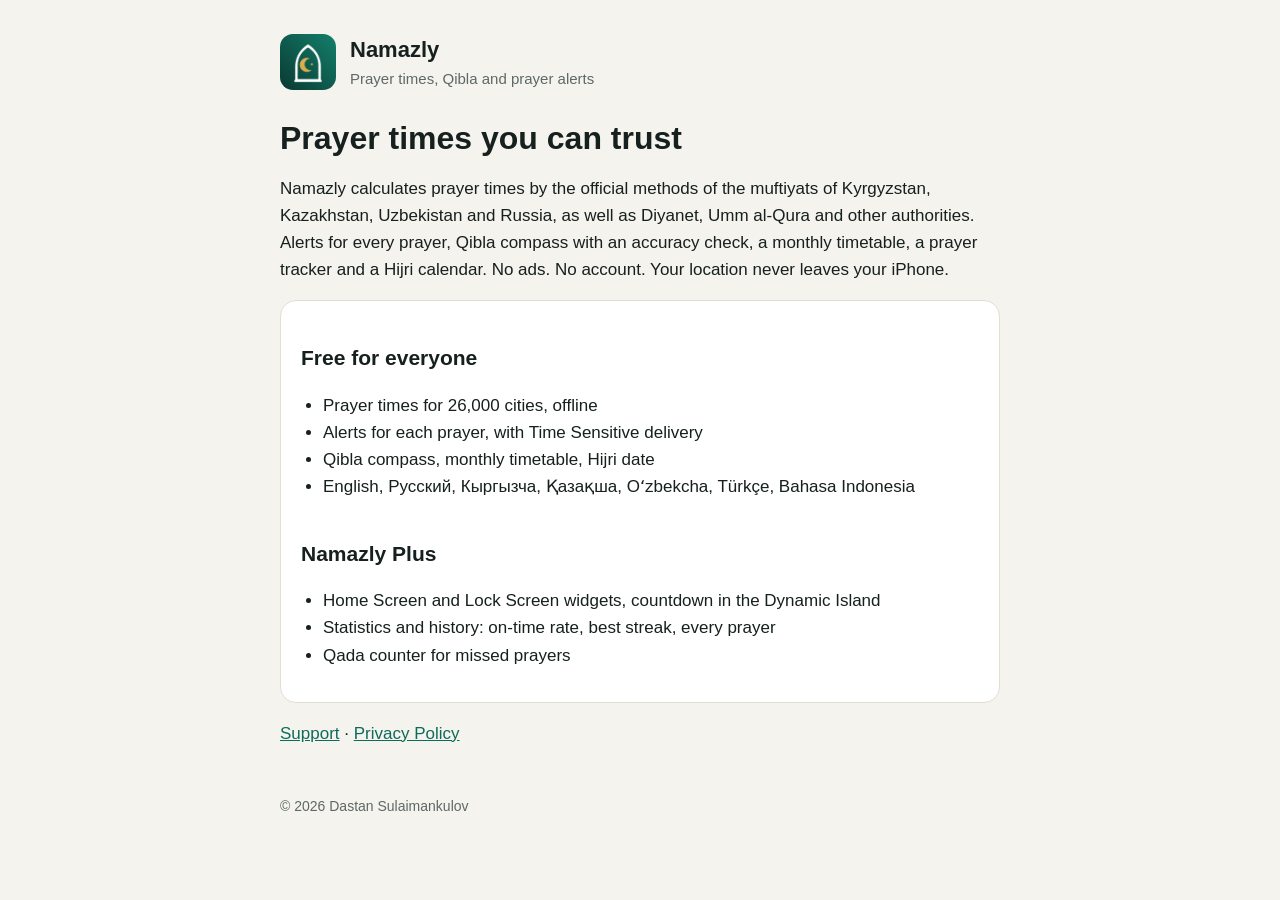
<file: index.html>
<!doctype html>
<html lang="en">
<head>
  <meta charset="utf-8">
  <meta name="viewport" content="width=device-width, initial-scale=1">
  <title>Namazly: Prayer Times & Qibla for iPhone</title>
  <meta name="description" content="Prayer times by the official methods of the muftiyats of Kyrgyzstan, Kazakhstan, Uzbekistan and Russia, plus Diyanet, Umm al-Qura and more. Prayer alerts, Qibla, tracker. No ads, no account.">
  <link rel="icon" href="icon.png">
  <link rel="stylesheet" href="style.css">
</head>
<body>
<main>
  <header class="site">
    <img src="icon.png" alt="Namazly icon">
    <div><strong>Namazly</strong><span>Prayer times, Qibla and prayer alerts</span></div>
  </header>

  <h1>Prayer times you can trust</h1>
  <p>Namazly calculates prayer times by the official methods of the muftiyats of Kyrgyzstan, Kazakhstan, Uzbekistan and Russia, as well as Diyanet, Umm al-Qura and other authorities. Alerts for every prayer, Qibla compass with an accuracy check, a monthly timetable, a prayer tracker and a Hijri calendar. No ads. No account. Your location never leaves your iPhone.</p>

  <div class="card">
    <h2>Free for everyone</h2>
    <ul>
      <li>Prayer times for 26,000 cities, offline</li>
      <li>Alerts for each prayer, with Time Sensitive delivery</li>
      <li>Qibla compass, monthly timetable, Hijri date</li>
      <li>English, Русский, Кыргызча, Қазақша, Oʻzbekcha, Türkçe, Bahasa Indonesia</li>
    </ul>
    <h2>Namazly Plus</h2>
    <ul>
      <li>Home Screen and Lock Screen widgets, countdown in the Dynamic Island</li>
      <li>Statistics and history: on-time rate, best streak, every prayer</li>
      <li>Qada counter for missed prayers</li>
    </ul>
  </div>

  <p><a href="support.html">Support</a> · <a href="privacy.html">Privacy Policy</a></p>

  <footer>© 2026 Dastan Sulaimankulov</footer>
</main>
</body>
</html>
</file>
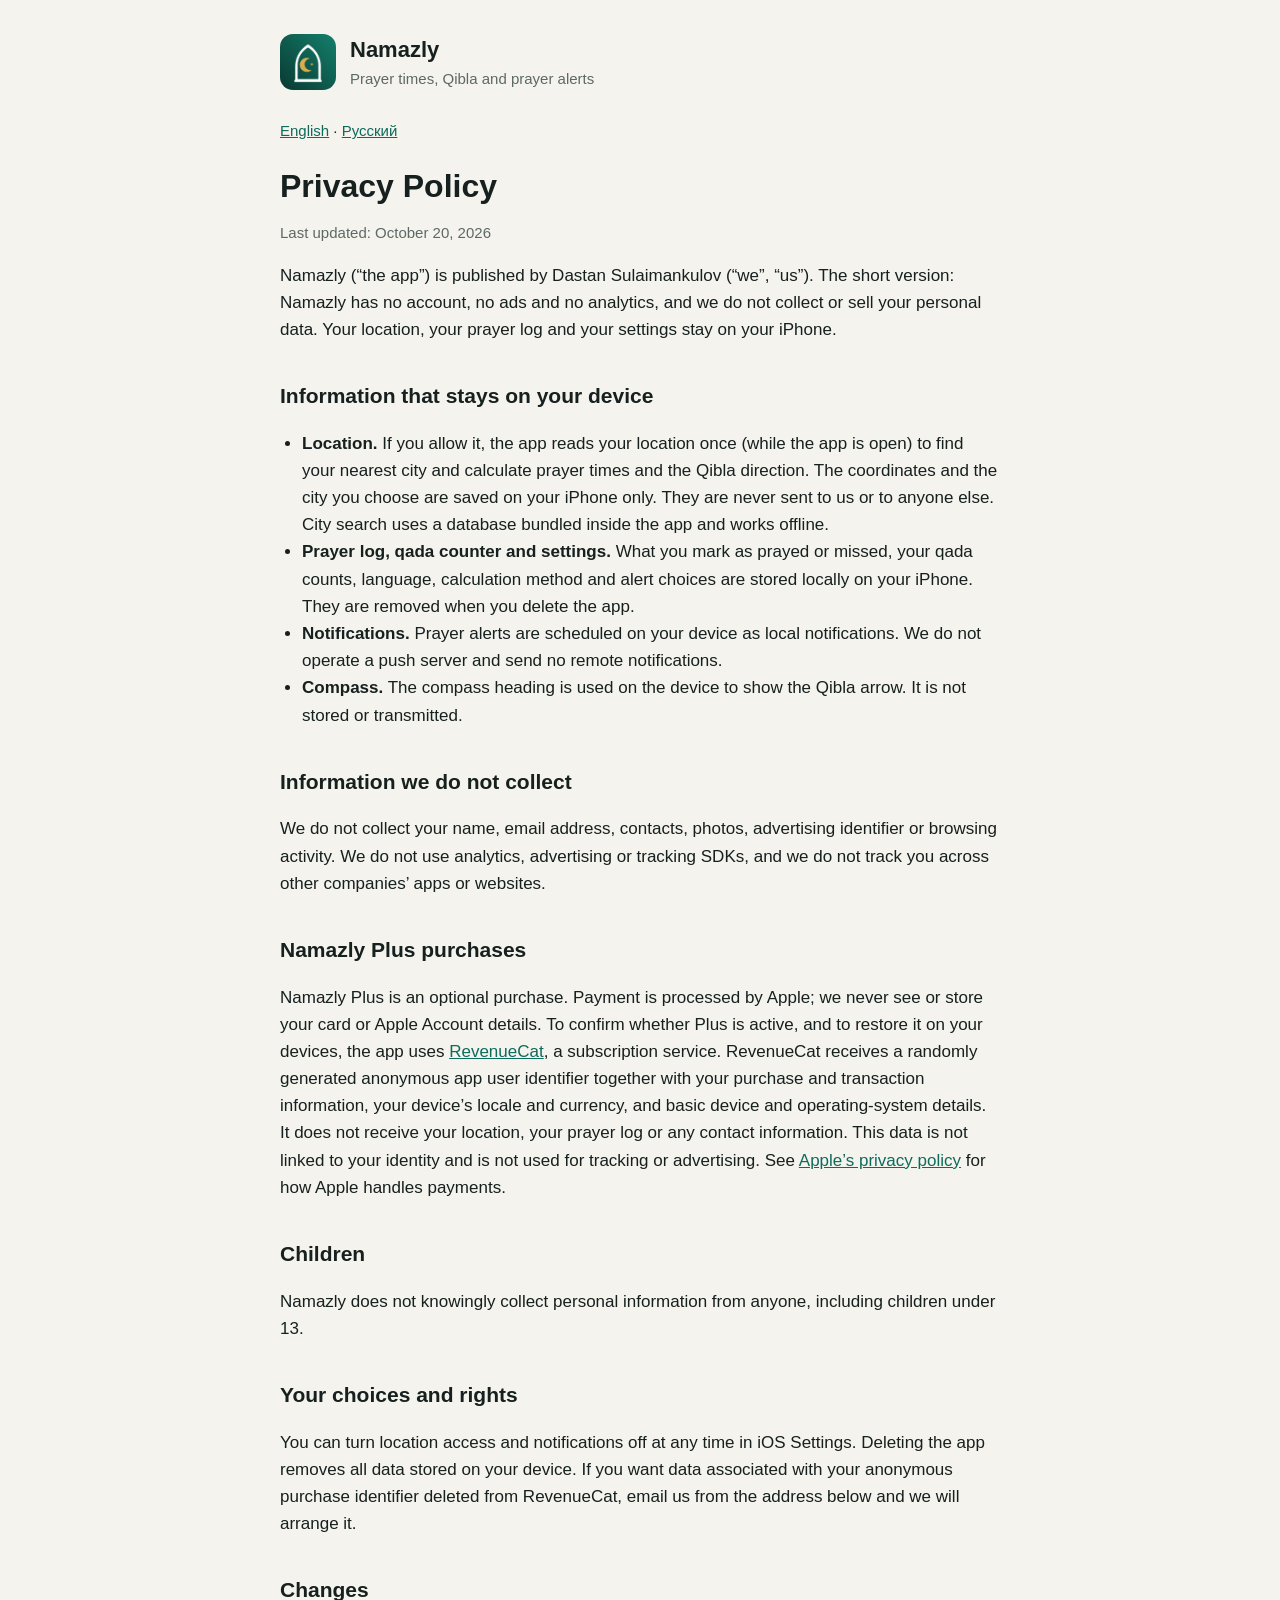
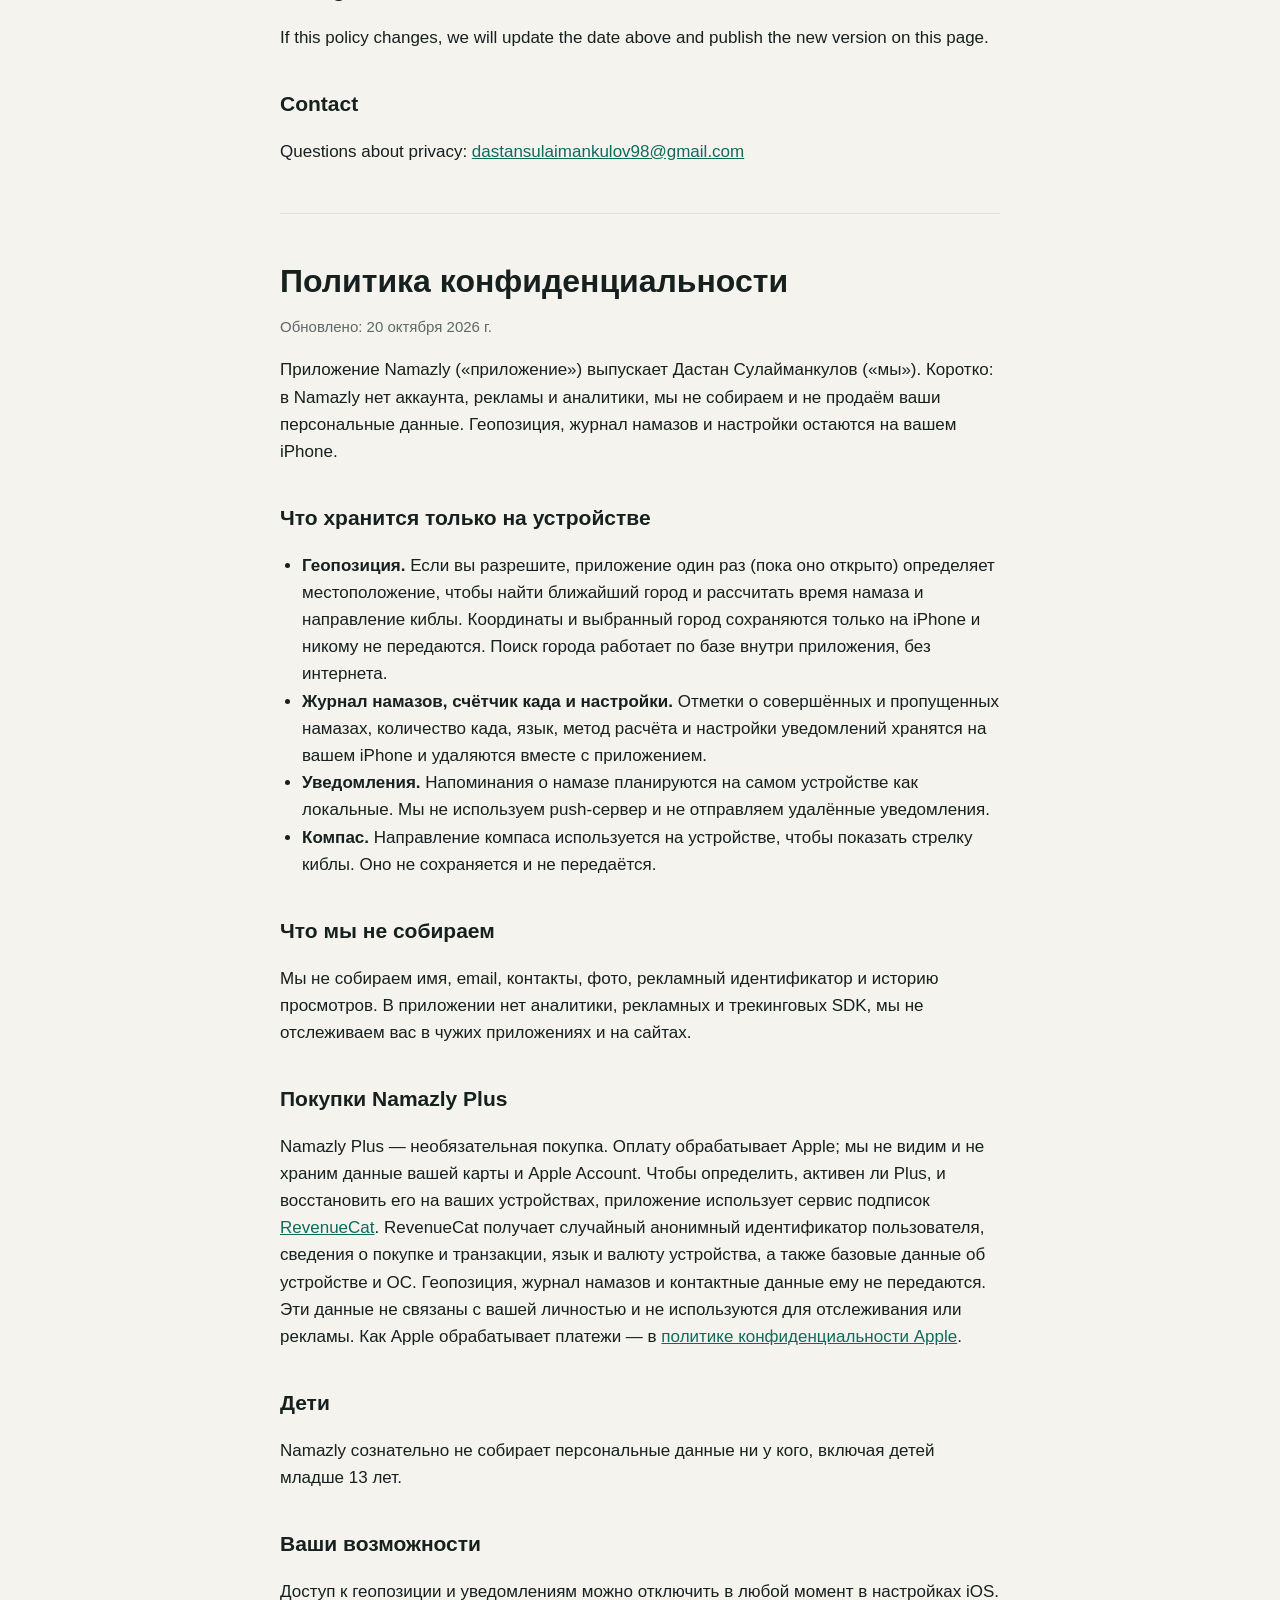
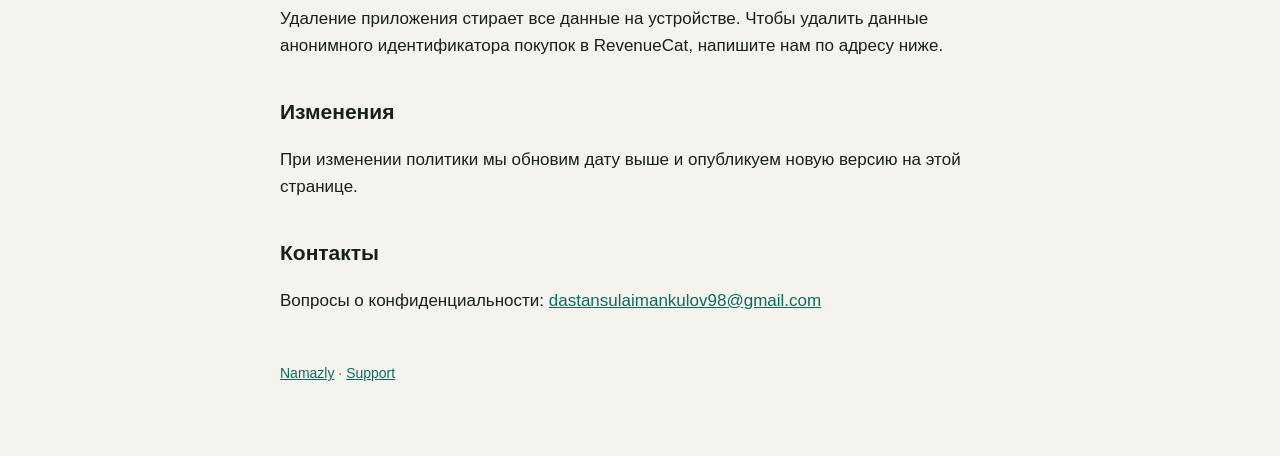
<file: privacy.html>
<!doctype html>
<html lang="en">
<head>
  <meta charset="utf-8">
  <meta name="viewport" content="width=device-width, initial-scale=1">
  <title>Namazly: Privacy Policy</title>
  <meta name="description" content="Namazly has no account, no ads and no tracking. Your location and prayer log stay on your iPhone.">
  <link rel="icon" href="icon.png">
  <link rel="stylesheet" href="style.css">
</head>
<body>
<main>
  <header class="site">
    <img src="icon.png" alt="Namazly icon">
    <div><strong>Namazly</strong><span>Prayer times, Qibla and prayer alerts</span></div>
  </header>

  <nav class="langs"><a href="#en">English</a> · <a href="#ru">Русский</a></nav>

  <section id="en">
    <h1>Privacy Policy</h1>
    <p class="muted">Last updated: October 20, 2026</p>

    <p>Namazly (&ldquo;the app&rdquo;) is published by Dastan Sulaimankulov (&ldquo;we&rdquo;, &ldquo;us&rdquo;). The short version: Namazly has no account, no ads and no analytics, and we do not collect or sell your personal data. Your location, your prayer log and your settings stay on your iPhone.</p>

    <h2>Information that stays on your device</h2>
    <ul>
      <li><strong>Location.</strong> If you allow it, the app reads your location once (while the app is open) to find your nearest city and calculate prayer times and the Qibla direction. The coordinates and the city you choose are saved on your iPhone only. They are never sent to us or to anyone else. City search uses a database bundled inside the app and works offline.</li>
      <li><strong>Prayer log, qada counter and settings.</strong> What you mark as prayed or missed, your qada counts, language, calculation method and alert choices are stored locally on your iPhone. They are removed when you delete the app.</li>
      <li><strong>Notifications.</strong> Prayer alerts are scheduled on your device as local notifications. We do not operate a push server and send no remote notifications.</li>
      <li><strong>Compass.</strong> The compass heading is used on the device to show the Qibla arrow. It is not stored or transmitted.</li>
    </ul>

    <h2>Information we do not collect</h2>
    <p>We do not collect your name, email address, contacts, photos, advertising identifier or browsing activity. We do not use analytics, advertising or tracking SDKs, and we do not track you across other companies&rsquo; apps or websites.</p>

    <h2>Namazly Plus purchases</h2>
    <p>Namazly Plus is an optional purchase. Payment is processed by Apple; we never see or store your card or Apple Account details. To confirm whether Plus is active, and to restore it on your devices, the app uses <a href="https://www.revenuecat.com/privacy/" rel="noopener">RevenueCat</a>, a subscription service. RevenueCat receives a randomly generated anonymous app user identifier together with your purchase and transaction information, your device&rsquo;s locale and currency, and basic device and operating-system details. It does not receive your location, your prayer log or any contact information. This data is not linked to your identity and is not used for tracking or advertising. See <a href="https://www.apple.com/legal/privacy/" rel="noopener">Apple&rsquo;s privacy policy</a> for how Apple handles payments.</p>

    <h2>Children</h2>
    <p>Namazly does not knowingly collect personal information from anyone, including children under 13.</p>

    <h2>Your choices and rights</h2>
    <p>You can turn location access and notifications off at any time in iOS Settings. Deleting the app removes all data stored on your device. If you want data associated with your anonymous purchase identifier deleted from RevenueCat, email us from the address below and we will arrange it.</p>

    <h2>Changes</h2>
    <p>If this policy changes, we will update the date above and publish the new version on this page.</p>

    <h2>Contact</h2>
    <p>Questions about privacy: <a href="mailto:dastansulaimankulov98@gmail.com">dastansulaimankulov98@gmail.com</a></p>
  </section>

  <hr style="border:0;border-top:1px solid var(--line);margin:48px 0">

  <section id="ru" lang="ru">
    <h1>Политика конфиденциальности</h1>
    <p class="muted">Обновлено: 20 октября 2026 г.</p>

    <p>Приложение Namazly («приложение») выпускает Дастан Сулайманкулов («мы»). Коротко: в Namazly нет аккаунта, рекламы и аналитики, мы не собираем и не продаём ваши персональные данные. Геопозиция, журнал намазов и настройки остаются на вашем iPhone.</p>

    <h2>Что хранится только на устройстве</h2>
    <ul>
      <li><strong>Геопозиция.</strong> Если вы разрешите, приложение один раз (пока оно открыто) определяет местоположение, чтобы найти ближайший город и рассчитать время намаза и направление киблы. Координаты и выбранный город сохраняются только на iPhone и никому не передаются. Поиск города работает по базе внутри приложения, без интернета.</li>
      <li><strong>Журнал намазов, счётчик када и настройки.</strong> Отметки о совершённых и пропущенных намазах, количество када, язык, метод расчёта и настройки уведомлений хранятся на вашем iPhone и удаляются вместе с приложением.</li>
      <li><strong>Уведомления.</strong> Напоминания о намазе планируются на самом устройстве как локальные. Мы не используем push-сервер и не отправляем удалённые уведомления.</li>
      <li><strong>Компас.</strong> Направление компаса используется на устройстве, чтобы показать стрелку киблы. Оно не сохраняется и не передаётся.</li>
    </ul>

    <h2>Что мы не собираем</h2>
    <p>Мы не собираем имя, email, контакты, фото, рекламный идентификатор и историю просмотров. В приложении нет аналитики, рекламных и трекинговых SDK, мы не отслеживаем вас в чужих приложениях и на сайтах.</p>

    <h2>Покупки Namazly Plus</h2>
    <p>Namazly Plus — необязательная покупка. Оплату обрабатывает Apple; мы не видим и не храним данные вашей карты и Apple Account. Чтобы определить, активен ли Plus, и восстановить его на ваших устройствах, приложение использует сервис подписок <a href="https://www.revenuecat.com/privacy/" rel="noopener">RevenueCat</a>. RevenueCat получает случайный анонимный идентификатор пользователя, сведения о покупке и транзакции, язык и валюту устройства, а также базовые данные об устройстве и ОС. Геопозиция, журнал намазов и контактные данные ему не передаются. Эти данные не связаны с вашей личностью и не используются для отслеживания или рекламы. Как Apple обрабатывает платежи — в <a href="https://www.apple.com/legal/privacy/" rel="noopener">политике конфиденциальности Apple</a>.</p>

    <h2>Дети</h2>
    <p>Namazly сознательно не собирает персональные данные ни у кого, включая детей младше 13 лет.</p>

    <h2>Ваши возможности</h2>
    <p>Доступ к геопозиции и уведомлениям можно отключить в любой момент в настройках iOS. Удаление приложения стирает все данные на устройстве. Чтобы удалить данные анонимного идентификатора покупок в RevenueCat, напишите нам по адресу ниже.</p>

    <h2>Изменения</h2>
    <p>При изменении политики мы обновим дату выше и опубликуем новую версию на этой странице.</p>

    <h2>Контакты</h2>
    <p>Вопросы о конфиденциальности: <a href="mailto:dastansulaimankulov98@gmail.com">dastansulaimankulov98@gmail.com</a></p>
  </section>

  <footer><a href="index.html">Namazly</a> · <a href="support.html">Support</a></footer>
</main>
</body>
</html>
</file>
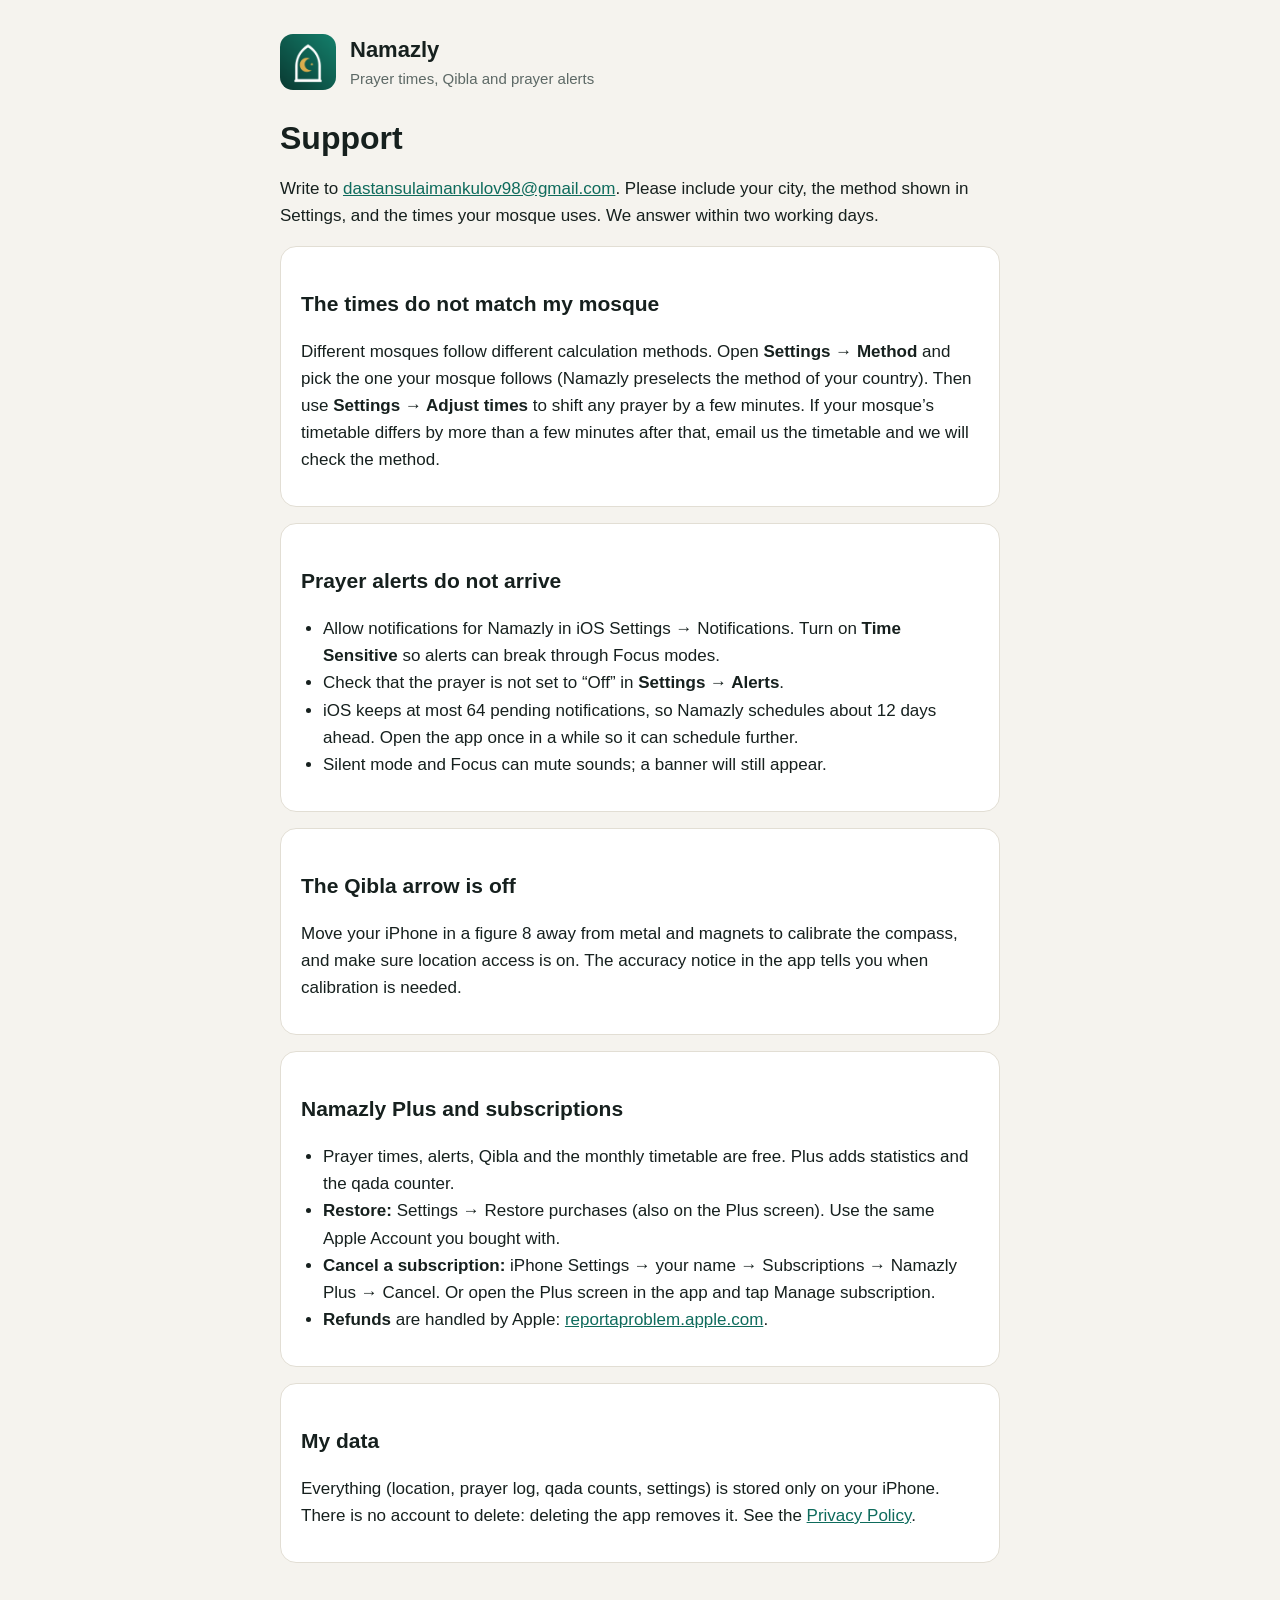
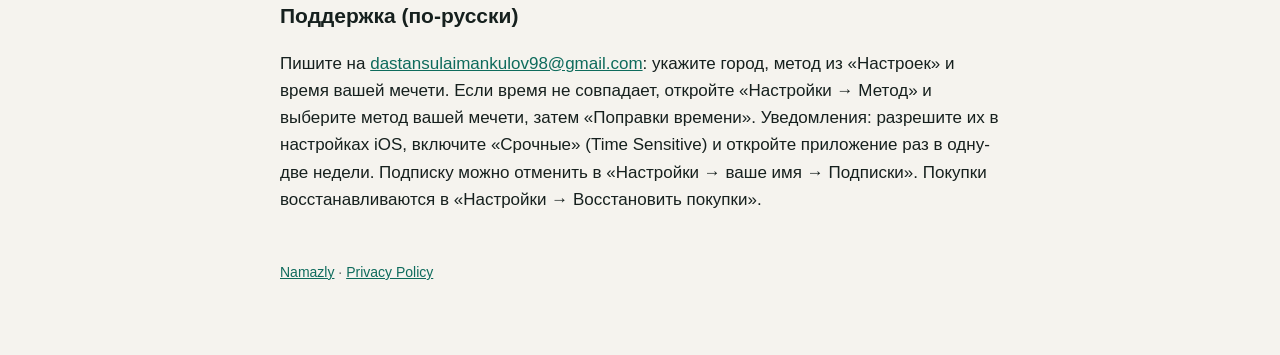
<file: support.html>
<!doctype html>
<html lang="en">
<head>
  <meta charset="utf-8">
  <meta name="viewport" content="width=device-width, initial-scale=1">
  <title>Namazly: Support</title>
  <meta name="description" content="Help for Namazly: prayer times that do not match your mosque, alerts, Qibla compass, Namazly Plus and subscriptions.">
  <link rel="icon" href="icon.png">
  <link rel="stylesheet" href="style.css">
</head>
<body>
<main>
  <header class="site">
    <img src="icon.png" alt="Namazly icon">
    <div><strong>Namazly</strong><span>Prayer times, Qibla and prayer alerts</span></div>
  </header>

  <h1>Support</h1>
  <p>Write to <a href="mailto:dastansulaimankulov98@gmail.com?subject=Namazly">dastansulaimankulov98@gmail.com</a>. Please include your city, the method shown in Settings, and the times your mosque uses. We answer within two working days.</p>

  <div class="card">
    <h2>The times do not match my mosque</h2>
    <p>Different mosques follow different calculation methods. Open <strong>Settings → Method</strong> and pick the one your mosque follows (Namazly preselects the method of your country). Then use <strong>Settings → Adjust times</strong> to shift any prayer by a few minutes. If your mosque&rsquo;s timetable differs by more than a few minutes after that, email us the timetable and we will check the method.</p>
  </div>

  <div class="card">
    <h2>Prayer alerts do not arrive</h2>
    <ul>
      <li>Allow notifications for Namazly in iOS Settings → Notifications. Turn on <strong>Time Sensitive</strong> so alerts can break through Focus modes.</li>
      <li>Check that the prayer is not set to &ldquo;Off&rdquo; in <strong>Settings → Alerts</strong>.</li>
      <li>iOS keeps at most 64 pending notifications, so Namazly schedules about 12 days ahead. Open the app once in a while so it can schedule further.</li>
      <li>Silent mode and Focus can mute sounds; a banner will still appear.</li>
    </ul>
  </div>

  <div class="card">
    <h2>The Qibla arrow is off</h2>
    <p>Move your iPhone in a figure 8 away from metal and magnets to calibrate the compass, and make sure location access is on. The accuracy notice in the app tells you when calibration is needed.</p>
  </div>

  <div class="card">
    <h2>Namazly Plus and subscriptions</h2>
    <ul>
      <li>Prayer times, alerts, Qibla and the monthly timetable are free. Plus adds statistics and the qada counter.</li>
      <li><strong>Restore:</strong> Settings → Restore purchases (also on the Plus screen). Use the same Apple Account you bought with.</li>
      <li><strong>Cancel a subscription:</strong> iPhone Settings → your name → Subscriptions → Namazly Plus → Cancel. Or open the Plus screen in the app and tap Manage subscription.</li>
      <li><strong>Refunds</strong> are handled by Apple: <a href="https://reportaproblem.apple.com" rel="noopener">reportaproblem.apple.com</a>.</li>
    </ul>
  </div>

  <div class="card">
    <h2>My data</h2>
    <p>Everything (location, prayer log, qada counts, settings) is stored only on your iPhone. There is no account to delete: deleting the app removes it. See the <a href="privacy.html">Privacy Policy</a>.</p>
  </div>

  <h2 id="ru" lang="ru">Поддержка (по-русски)</h2>
  <p lang="ru">Пишите на <a href="mailto:dastansulaimankulov98@gmail.com?subject=Namazly">dastansulaimankulov98@gmail.com</a>: укажите город, метод из «Настроек» и время вашей мечети. Если время не совпадает, откройте «Настройки → Метод» и выберите метод вашей мечети, затем «Поправки времени». Уведомления: разрешите их в настройках iOS, включите «Срочные» (Time Sensitive) и откройте приложение раз в одну-две недели. Подписку можно отменить в «Настройки → ваше имя → Подписки». Покупки восстанавливаются в «Настройки → Восстановить покупки».</p>

  <footer><a href="index.html">Namazly</a> · <a href="privacy.html">Privacy Policy</a></footer>
</main>
</body>
</html>
</file>
<file: style.css>
:root {
  --bg: #f5f3ee;
  --surface: #ffffff;
  --text: #16201e;
  --muted: #5d6966;
  --line: #e2ded4;
  --primary: #0e6b5c;
  --gold: #b8862e;
}
@media (prefers-color-scheme: dark) {
  :root {
    --bg: #0b1311;
    --surface: #14201d;
    --text: #ecf2f0;
    --muted: #a3b1ad;
    --line: #24332f;
    --primary: #46b39e;
    --gold: #d9ae5a;
  }
}
* { box-sizing: border-box; }
body {
  margin: 0;
  background: var(--bg);
  color: var(--text);
  font: 17px/1.6 -apple-system, BlinkMacSystemFont, "SF Pro Text", "Segoe UI", Roboto, Helvetica, Arial, sans-serif;
}
main { max-width: 760px; margin: 0 auto; padding: 32px 20px 72px; }
header.site { display: flex; align-items: center; gap: 14px; margin-bottom: 28px; }
header.site img { width: 56px; height: 56px; border-radius: 13px; }
header.site strong { font-size: 22px; }
header.site span { display: block; color: var(--muted); font-size: 15px; }
h1 { font-size: 32px; line-height: 1.2; margin: 0 0 6px; }
h2 { font-size: 21px; margin: 36px 0 8px; }
p, li { color: var(--text); }
.muted { color: var(--muted); font-size: 15px; }
a { color: var(--primary); }
nav.langs { margin: 4px 0 24px; font-size: 15px; }
.card { background: var(--surface); border: 1px solid var(--line); border-radius: 16px; padding: 4px 20px 16px; margin: 16px 0; }
footer { margin-top: 48px; color: var(--muted); font-size: 14px; }
ul { padding-left: 22px; }
</file>
